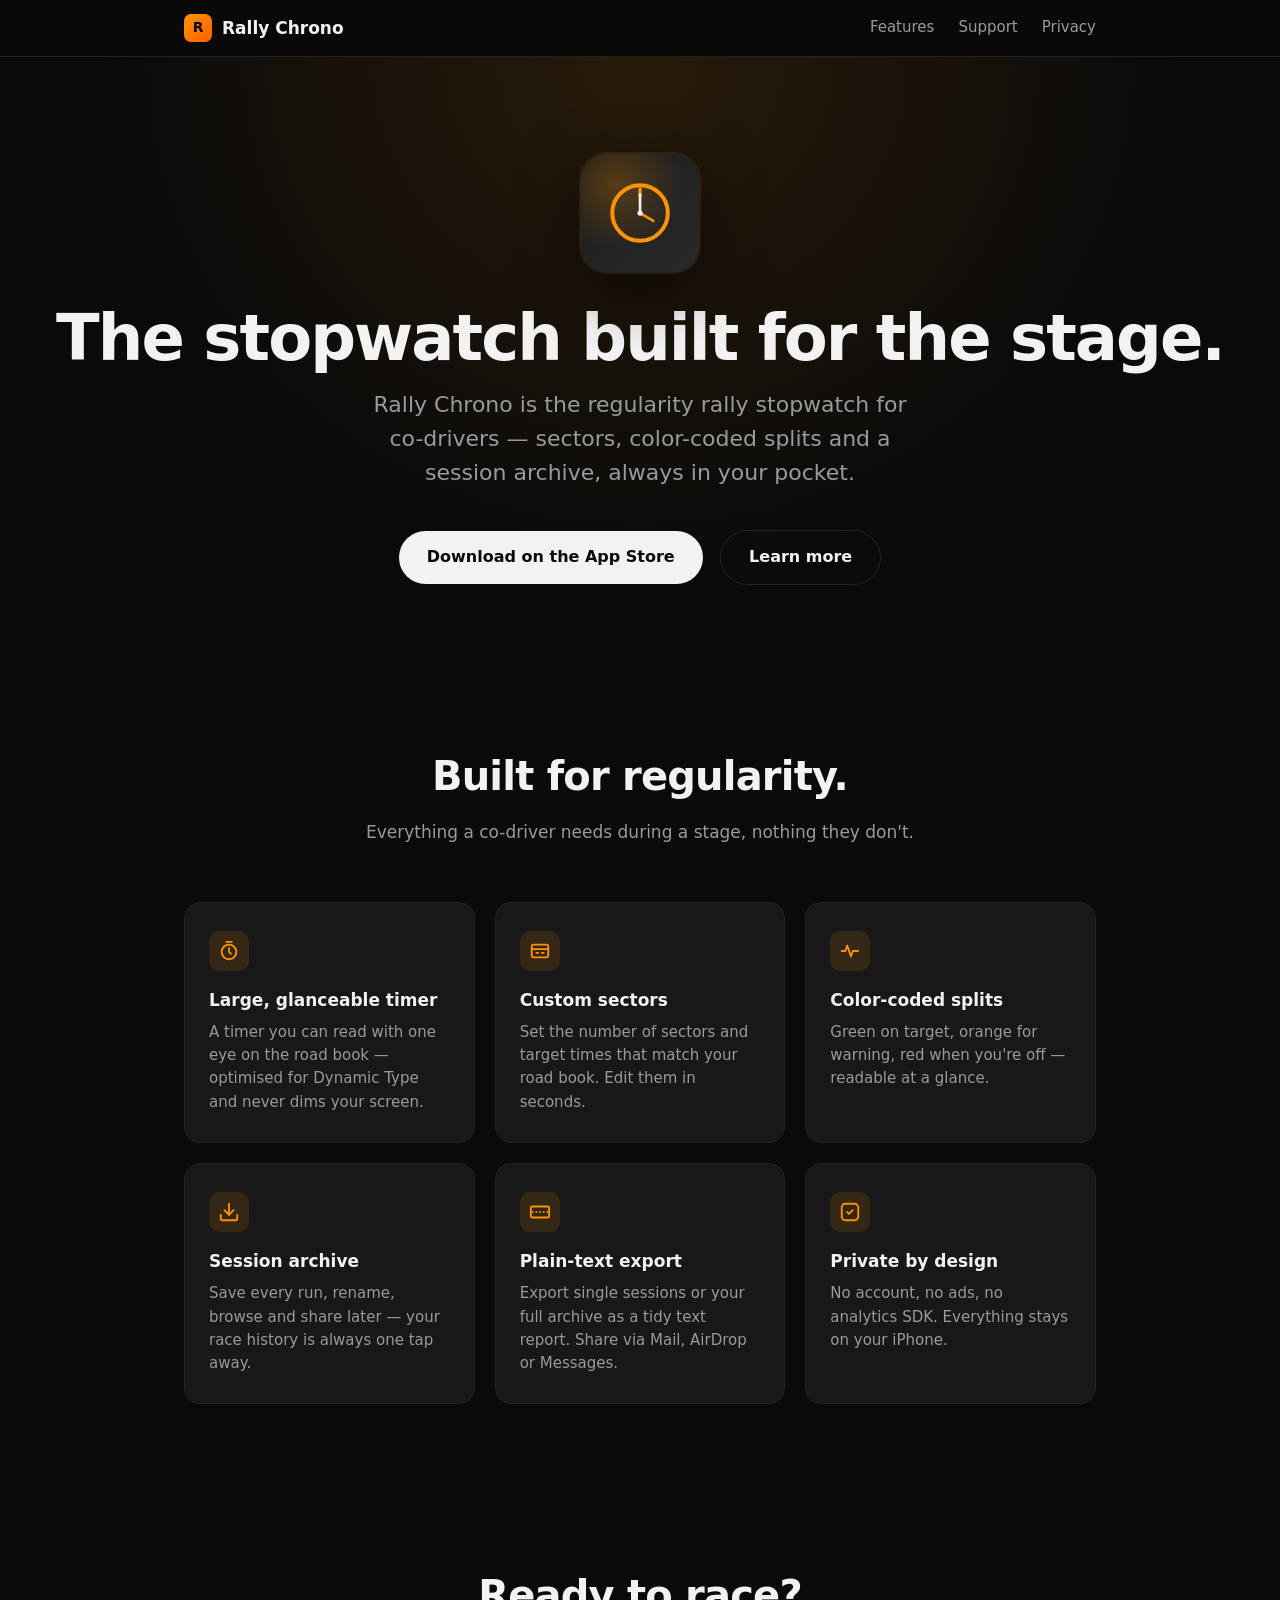
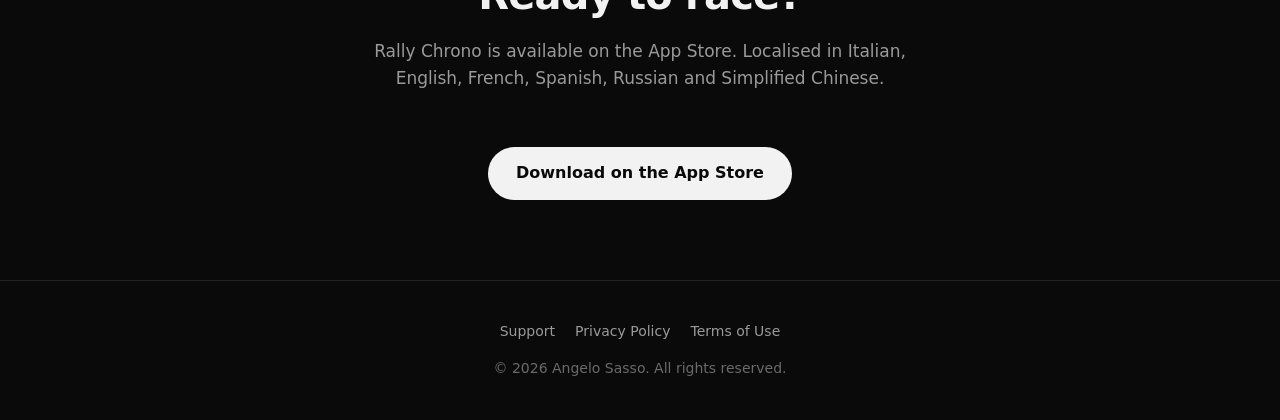
<file: index.html>
<!DOCTYPE html>
<html lang="en">
<head>
  <meta charset="utf-8">
  <meta name="viewport" content="width=device-width,initial-scale=1">
  <meta name="theme-color" content="#0a0a0a">
  <title>Rally Chrono — Regularity rally stopwatch for co-drivers</title>
  <meta name="description" content="The stopwatch built for co-drivers in regularity rally events. Configure sectors, lock splits in real time, archive your sessions. Offline, no account, no data collection.">
  <meta property="og:title" content="Rally Chrono">
  <meta property="og:description" content="Regularity rally stopwatch for co-drivers — sectors, color-coded splits and a session archive always in your pocket.">
  <meta property="og:type" content="website">
  <link rel="icon" href="data:image/svg+xml,%3Csvg xmlns='http://www.w3.org/2000/svg' viewBox='0 0 100 100'%3E%3Crect width='100' height='100' rx='22' fill='%23ff9300'/%3E%3Ctext x='50' y='66' font-family='-apple-system' font-size='52' font-weight='800' fill='%230a0a0a' text-anchor='middle'%3ER%3C/text%3E%3C/svg%3E">
  <link rel="stylesheet" href="style.css">
</head>
<body>

  <!-- NAV -->
  <nav class="navbar">
    <div class="navbar-inner">
      <a href="/" class="brand">
        <span class="brand-mark">R</span>
        Rally Chrono
      </a>
      <div class="nav-links">
        <a href="#features">Features</a>
        <a href="support.html">Support</a>
        <a href="privacy.html">Privacy</a>
      </div>
    </div>
  </nav>

  <!-- HERO -->
  <header class="hero">
    <div class="hero-icon" aria-hidden="true">
      <svg viewBox="0 0 100 100" fill="none" xmlns="http://www.w3.org/2000/svg">
        <circle cx="50" cy="50" r="42" stroke="#ff9300" stroke-width="6"/>
        <line x1="50" y1="14" x2="50" y2="24" stroke="#ff9300" stroke-width="5" stroke-linecap="round"/>
        <line x1="50" y1="50" x2="50" y2="22" stroke="#f2f2f2" stroke-width="4" stroke-linecap="round"/>
        <line x1="50" y1="50" x2="70" y2="62" stroke="#ff9300" stroke-width="4" stroke-linecap="round"/>
        <circle cx="50" cy="50" r="4" fill="#f2f2f2"/>
      </svg>
    </div>
    <h1>The stopwatch built for the stage.</h1>
    <p class="tagline">
      Rally Chrono is the regularity rally stopwatch for co-drivers — sectors, color-coded splits and a session archive, always in your pocket.
    </p>
    <a href="#download" class="cta">
      Download on the App Store
    </a>
    <a href="#features" class="cta cta-secondary">Learn more</a>
  </header>

  <!-- FEATURES -->
  <section id="features">
    <div class="container">
      <h2 class="section-title">Built for regularity.</h2>
      <p class="section-subtitle">
        Everything a co-driver needs during a stage, nothing they don't.
      </p>

      <div class="features">

        <div class="feature">
          <div class="feature-icon">
            <svg width="22" height="22" viewBox="0 0 24 24" fill="none" stroke="currentColor" stroke-width="2" stroke-linecap="round" stroke-linejoin="round">
              <circle cx="12" cy="13" r="8"/>
              <path d="M12 9v4l2 2"/>
              <path d="M9 2h6"/>
            </svg>
          </div>
          <h3>Large, glanceable timer</h3>
          <p>A timer you can read with one eye on the road book — optimised for Dynamic Type and never dims your screen.</p>
        </div>

        <div class="feature">
          <div class="feature-icon">
            <svg width="22" height="22" viewBox="0 0 24 24" fill="none" stroke="currentColor" stroke-width="2" stroke-linecap="round" stroke-linejoin="round">
              <rect x="3" y="5" width="18" height="14" rx="2"/>
              <path d="M3 10h18"/>
              <path d="M8 14h2M14 14h2"/>
            </svg>
          </div>
          <h3>Custom sectors</h3>
          <p>Set the number of sectors and target times that match your road book. Edit them in seconds.</p>
        </div>

        <div class="feature">
          <div class="feature-icon">
            <svg width="22" height="22" viewBox="0 0 24 24" fill="none" stroke="currentColor" stroke-width="2" stroke-linecap="round" stroke-linejoin="round">
              <path d="M3 12h4l2-6 4 12 2-6h6"/>
            </svg>
          </div>
          <h3>Color-coded splits</h3>
          <p>Green on target, orange for warning, red when you're off — readable at a glance.</p>
        </div>

        <div class="feature">
          <div class="feature-icon">
            <svg width="22" height="22" viewBox="0 0 24 24" fill="none" stroke="currentColor" stroke-width="2" stroke-linecap="round" stroke-linejoin="round">
              <path d="M21 15v4a2 2 0 0 1-2 2H5a2 2 0 0 1-2-2v-4"/>
              <polyline points="7 10 12 15 17 10"/>
              <line x1="12" y1="15" x2="12" y2="3"/>
            </svg>
          </div>
          <h3>Session archive</h3>
          <p>Save every run, rename, browse and share later — your race history is always one tap away.</p>
        </div>

        <div class="feature">
          <div class="feature-icon">
            <svg width="22" height="22" viewBox="0 0 24 24" fill="none" stroke="currentColor" stroke-width="2" stroke-linecap="round" stroke-linejoin="round">
              <path d="M4 12v.01"/>
              <path d="M8 12v.01"/>
              <path d="M12 12v.01"/>
              <path d="M16 12v.01"/>
              <path d="M20 12v.01"/>
              <rect x="2" y="6" width="20" height="12" rx="2"/>
            </svg>
          </div>
          <h3>Plain-text export</h3>
          <p>Export single sessions or your full archive as a tidy text report. Share via Mail, AirDrop or Messages.</p>
        </div>

        <div class="feature">
          <div class="feature-icon">
            <svg width="22" height="22" viewBox="0 0 24 24" fill="none" stroke="currentColor" stroke-width="2" stroke-linecap="round" stroke-linejoin="round">
              <rect x="3" y="3" width="18" height="18" rx="4"/>
              <path d="M9 12l2 2 4-4"/>
            </svg>
          </div>
          <h3>Private by design</h3>
          <p>No account, no ads, no analytics SDK. Everything stays on your iPhone.</p>
        </div>

      </div>
    </div>
  </section>

  <!-- DOWNLOAD -->
  <section id="download" style="text-align:center;">
    <div class="container-narrow">
      <h2 class="section-title">Ready to race?</h2>
      <p class="section-subtitle">
        Rally Chrono is available on the App Store. Localised in Italian, English, French, Spanish, Russian and Simplified Chinese.
      </p>
      <a href="#" class="cta" id="appstore-link">
        Download on the App Store
      </a>
    </div>
  </section>

  <!-- FOOTER -->
  <footer>
    <div class="footer-links">
      <a href="support.html">Support</a>
      <a href="privacy.html">Privacy Policy</a>
      <a href="terms.html">Terms of Use</a>
    </div>
    <div>© 2026 Angelo Sasso. All rights reserved.</div>
  </footer>

</body>
</html>
</file>
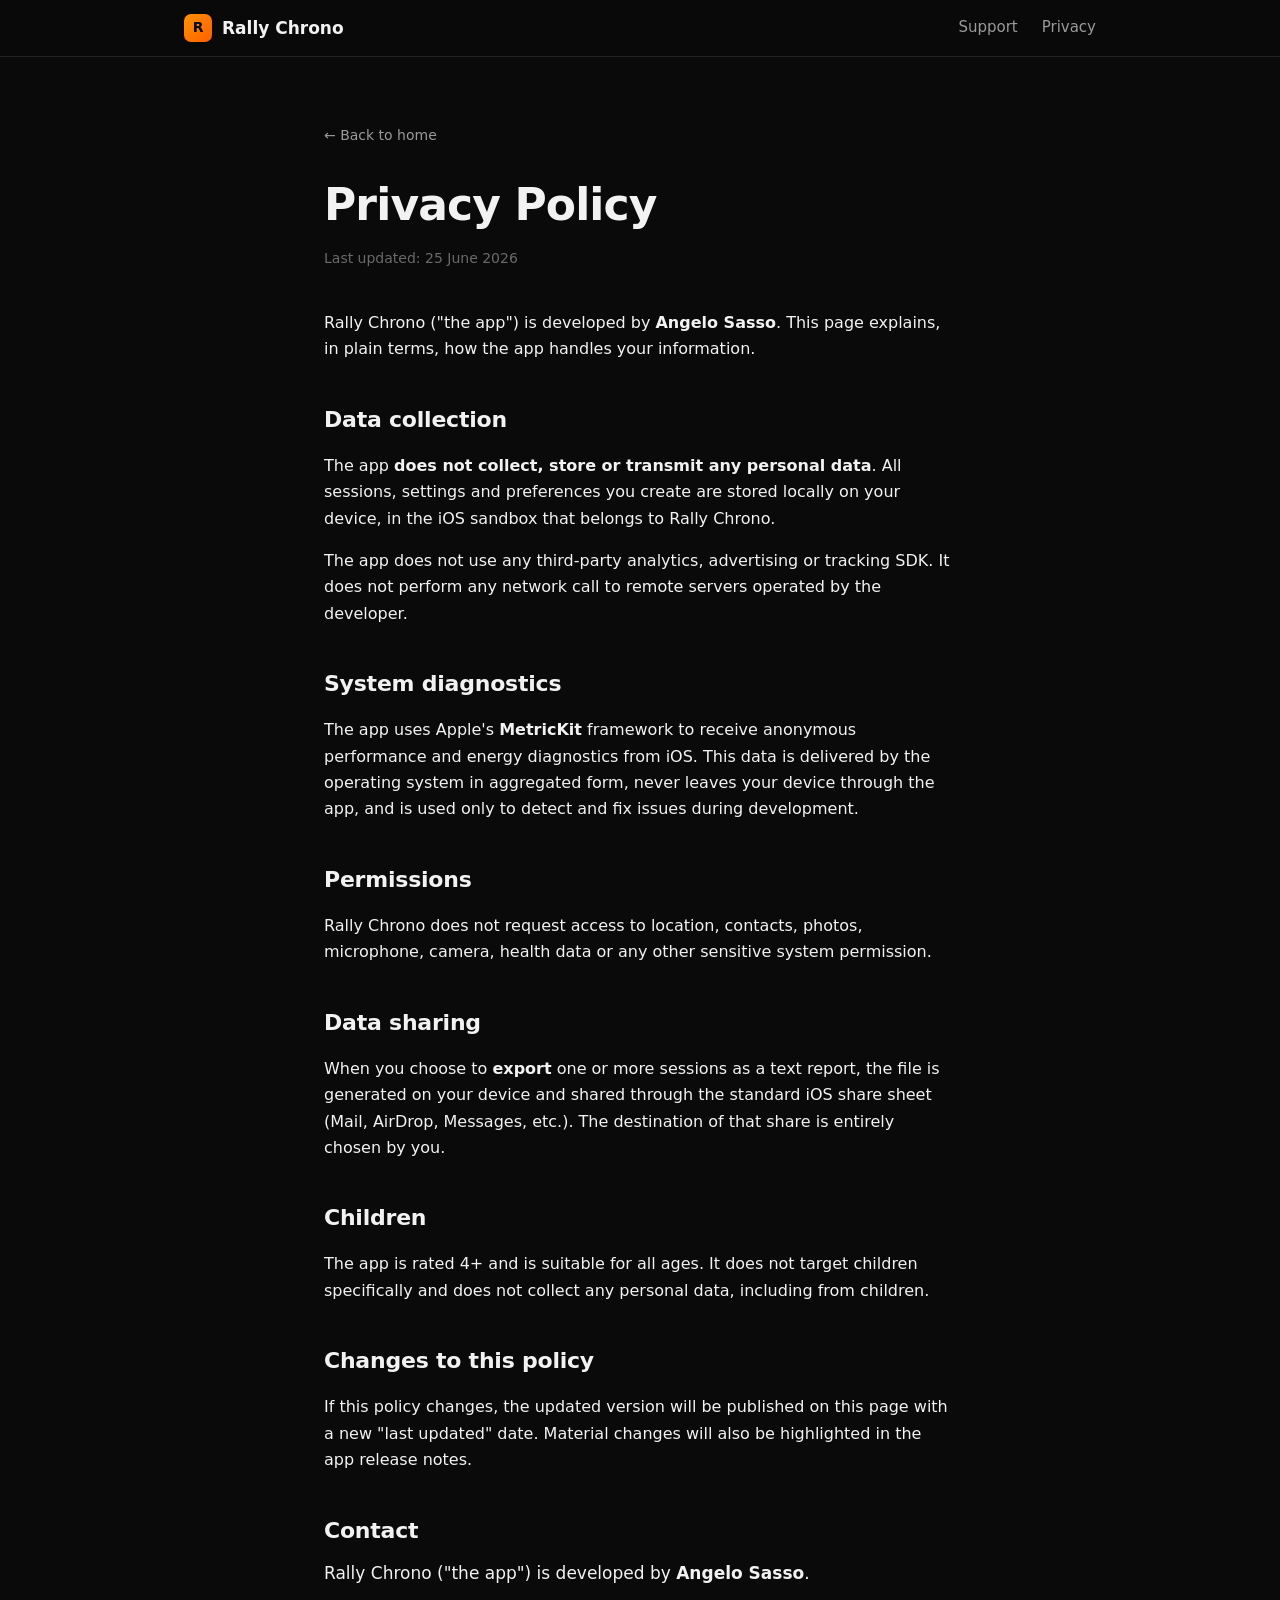
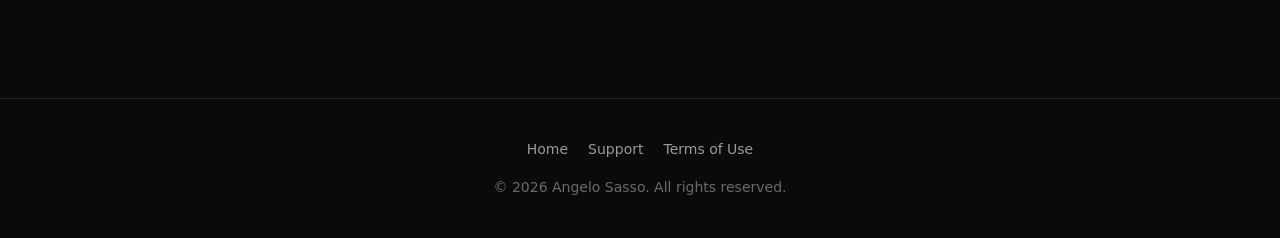
<file: privacy.html>
<!DOCTYPE html>
<html lang="en">
<head>
  <meta charset="utf-8">
  <meta name="viewport" content="width=device-width,initial-scale=1">
  <meta name="theme-color" content="#0a0a0a">
  <title>Privacy Policy — Rally Chrono</title>
  <meta name="description" content="Rally Chrono does not collect, store or transmit any personal data. Read the full privacy policy.">
  <link rel="icon" href="data:image/svg+xml,%3Csvg xmlns='http://www.w3.org/2000/svg' viewBox='0 0 100 100'%3E%3Crect width='100' height='100' rx='22' fill='%23ff9300'/%3E%3Ctext x='50' y='66' font-family='-apple-system' font-size='52' font-weight='800' fill='%230a0a0a' text-anchor='middle'%3ER%3C/text%3E%3C/svg%3E">
  <link rel="stylesheet" href="style.css">
</head>
<body>

  <nav class="navbar">
    <div class="navbar-inner">
      <a href="/" class="brand">
        <span class="brand-mark">R</span>
        Rally Chrono
      </a>
      <div class="nav-links">
        <a href="support.html">Support</a>
        <a href="privacy.html">Privacy</a>
      </div>
    </div>
  </nav>

  <main class="doc">
    <div class="container-narrow">
      <a class="doc-back" href="/">← Back to home</a>

      <h1>Privacy Policy</h1>
      <p class="updated">Last updated: 25 June 2026</p>

      <p>
        Rally Chrono ("the app") is developed by <strong>Angelo Sasso</strong>.
        This page explains, in plain terms, how the app handles your information.
      </p>

      <h2>Data collection</h2>
      <p>
        The app <strong>does not collect, store or transmit any personal data</strong>.
        All sessions, settings and preferences you create are stored locally on your device,
        in the iOS sandbox that belongs to Rally Chrono.
      </p>
      <p>
        The app does not use any third-party analytics, advertising or tracking SDK.
        It does not perform any network call to remote servers operated by the developer.
      </p>

      <h2>System diagnostics</h2>
      <p>
        The app uses Apple's <strong>MetricKit</strong> framework to receive anonymous performance
        and energy diagnostics from iOS. This data is delivered by the operating system in
        aggregated form, never leaves your device through the app, and is used only to detect
        and fix issues during development.
      </p>

      <h2>Permissions</h2>
      <p>
        Rally Chrono does not request access to location, contacts, photos, microphone,
        camera, health data or any other sensitive system permission.
      </p>

      <h2>Data sharing</h2>
      <p>
        When you choose to <strong>export</strong> one or more sessions as a text report,
        the file is generated on your device and shared through the standard iOS share sheet
        (Mail, AirDrop, Messages, etc.). The destination of that share is entirely chosen by you.
      </p>

      <h2>Children</h2>
      <p>
        The app is rated 4+ and is suitable for all ages. It does not target children specifically
        and does not collect any personal data, including from children.
      </p>

      <h2>Changes to this policy</h2>
      <p>
        If this policy changes, the updated version will be published on this page with a new
        "last updated" date. Material changes will also be highlighted in the app release notes.
      </p>

      <h2>Contact</h2>
        Rally Chrono ("the app") is developed by <strong>Angelo Sasso</strong>.
      </p>
    </div>
  </main>

  <footer>
    <div class="footer-links">
      <a href="/">Home</a>
      <a href="support.html">Support</a>
      <a href="terms.html">Terms of Use</a>
    </div>
    <div>© 2026 Angelo Sasso. All rights reserved.</div>
  </footer>

</body>
</html>
</file>
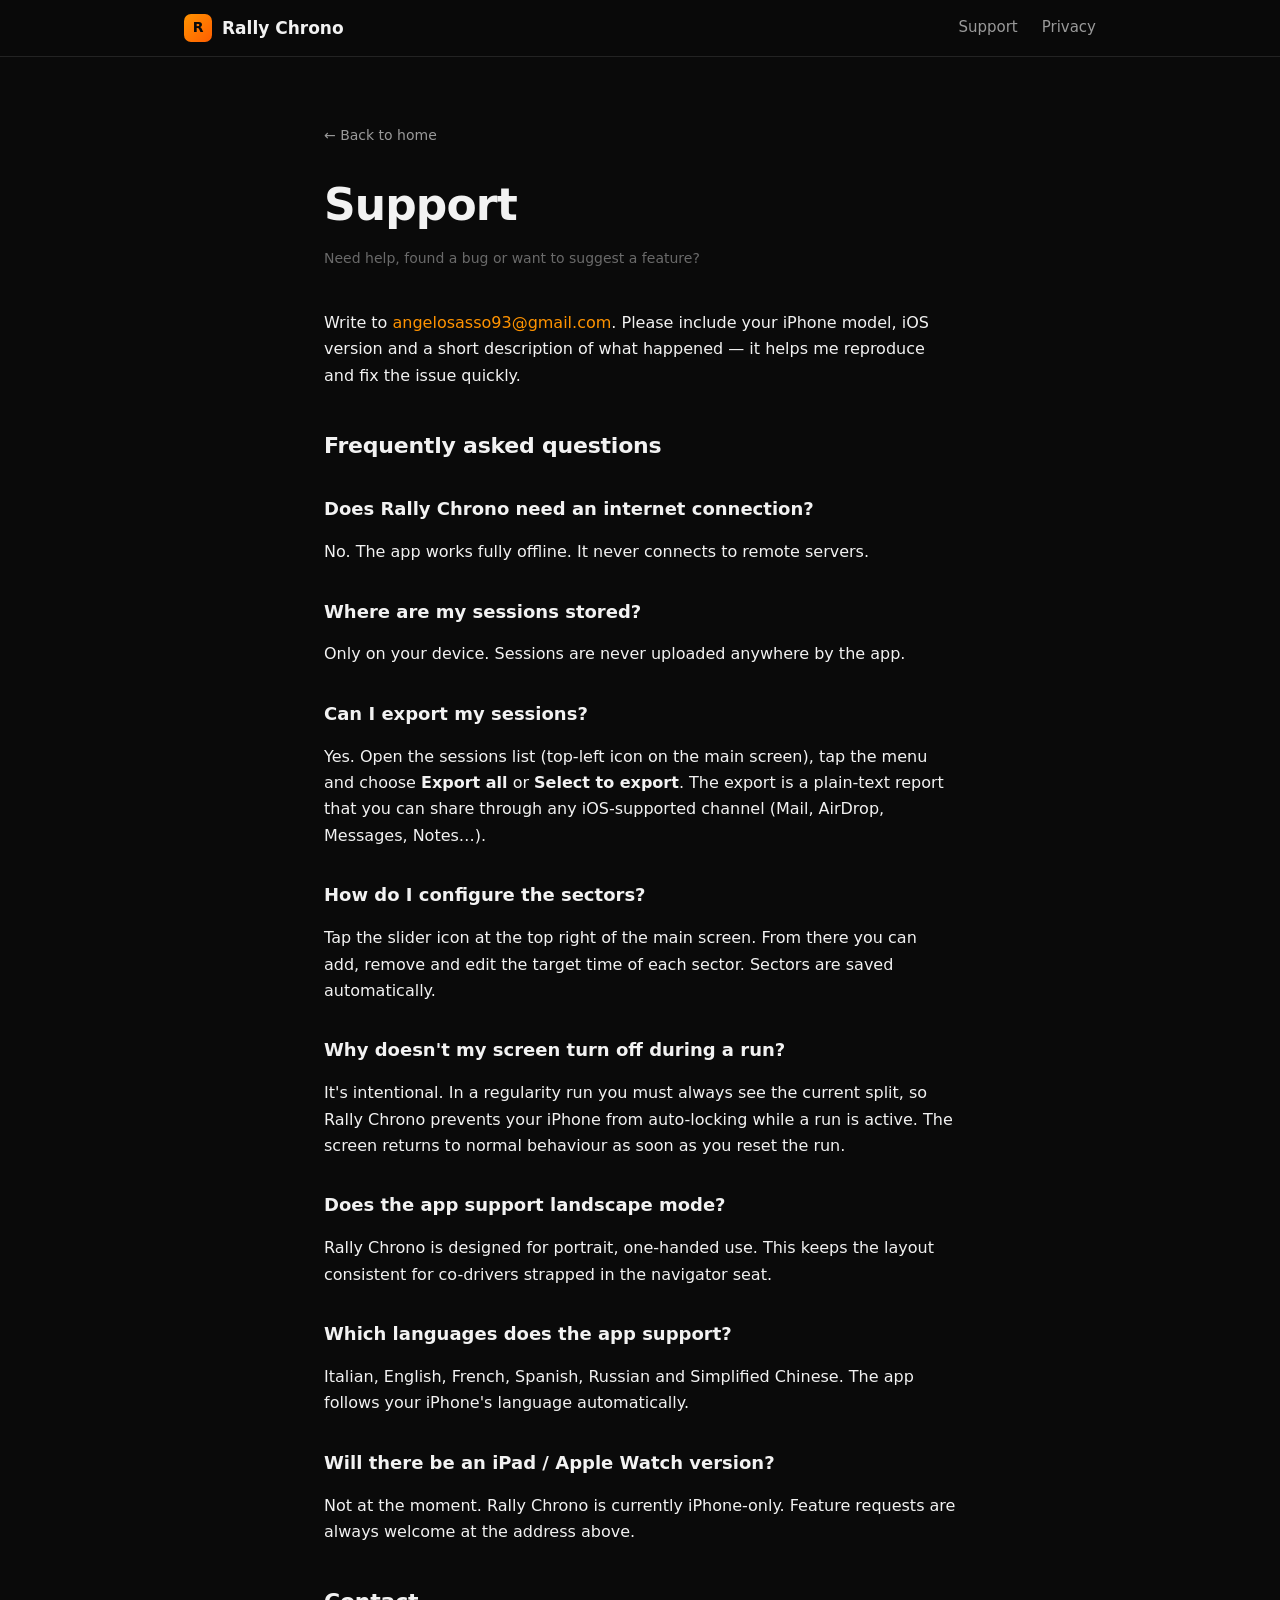
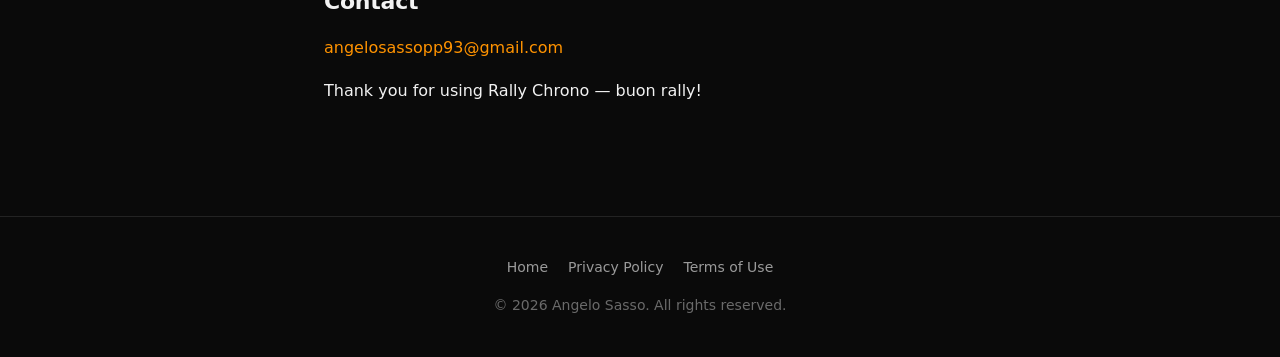
<file: support.html>
<!DOCTYPE html>
<html lang="en">
<head>
  <meta charset="utf-8">
  <meta name="viewport" content="width=device-width,initial-scale=1">
  <meta name="theme-color" content="#0a0a0a">
  <title>Support — Rally Chrono</title>
  <meta name="description" content="Need help with Rally Chrono? Read the FAQ or write to the developer directly.">
  <link rel="icon" href="data:image/svg+xml,%3Csvg xmlns='http://www.w3.org/2000/svg' viewBox='0 0 100 100'%3E%3Crect width='100' height='100' rx='22' fill='%23ff9300'/%3E%3Ctext x='50' y='66' font-family='-apple-system' font-size='52' font-weight='800' fill='%230a0a0a' text-anchor='middle'%3ER%3C/text%3E%3C/svg%3E">
  <link rel="stylesheet" href="style.css">
</head>
<body>

  <nav class="navbar">
    <div class="navbar-inner">
      <a href="/" class="brand">
        <span class="brand-mark">R</span>
        Rally Chrono
      </a>
      <div class="nav-links">
        <a href="support.html">Support</a>
        <a href="privacy.html">Privacy</a>
      </div>
    </div>
  </nav>

  <main class="doc">
    <div class="container-narrow">
      <a class="doc-back" href="/">← Back to home</a>

      <h1>Support</h1>
      <p class="updated">Need help, found a bug or want to suggest a feature?</p>

      <p>
        Write to <a href="mailto:angelosasso93@gmail.com">angelosasso93@gmail.com</a>.
        Please include your iPhone model, iOS version and a short description of what
        happened — it helps me reproduce and fix the issue quickly.
      </p>

      <h2>Frequently asked questions</h2>

      <h3>Does Rally Chrono need an internet connection?</h3>
      <p>No. The app works fully offline. It never connects to remote servers.</p>

      <h3>Where are my sessions stored?</h3>
      <p>Only on your device. Sessions are never uploaded anywhere by the app.</p>

      <h3>Can I export my sessions?</h3>
      <p>
        Yes. Open the sessions list (top-left icon on the main screen), tap the menu
        and choose <strong>Export all</strong> or <strong>Select to export</strong>.
        The export is a plain-text report that you can share through any iOS-supported channel
        (Mail, AirDrop, Messages, Notes…).
      </p>

      <h3>How do I configure the sectors?</h3>
      <p>
        Tap the slider icon at the top right of the main screen. From there you can add,
        remove and edit the target time of each sector. Sectors are saved automatically.
      </p>

      <h3>Why doesn't my screen turn off during a run?</h3>
      <p>
        It's intentional. In a regularity run you must always see the current split,
        so Rally Chrono prevents your iPhone from auto-locking while a run is active.
        The screen returns to normal behaviour as soon as you reset the run.
      </p>

      <h3>Does the app support landscape mode?</h3>
      <p>
        Rally Chrono is designed for portrait, one-handed use. This keeps the layout
        consistent for co-drivers strapped in the navigator seat.
      </p>

      <h3>Which languages does the app support?</h3>
      <p>
        Italian, English, French, Spanish, Russian and Simplified Chinese.
        The app follows your iPhone's language automatically.
      </p>

      <h3>Will there be an iPad / Apple Watch version?</h3>
      <p>
        Not at the moment. Rally Chrono is currently iPhone-only.
        Feature requests are always welcome at the address above.
      </p>

      <h2>Contact</h2>
      <p>
        <a href="mailto:angelosassopp93@gmail.com">angelosassopp93@gmail.com</a>
      </p>
      <p>
        Thank you for using Rally Chrono — buon rally!
      </p>
    </div>
  </main>

  <footer>
    <div class="footer-links">
      <a href="/">Home</a>
      <a href="privacy.html">Privacy Policy</a>
      <a href="terms.html">Terms of Use</a>
    </div>
    <div>© 2026 Angelo Sasso. All rights reserved.</div>
  </footer>

</body>
</html>
</file>
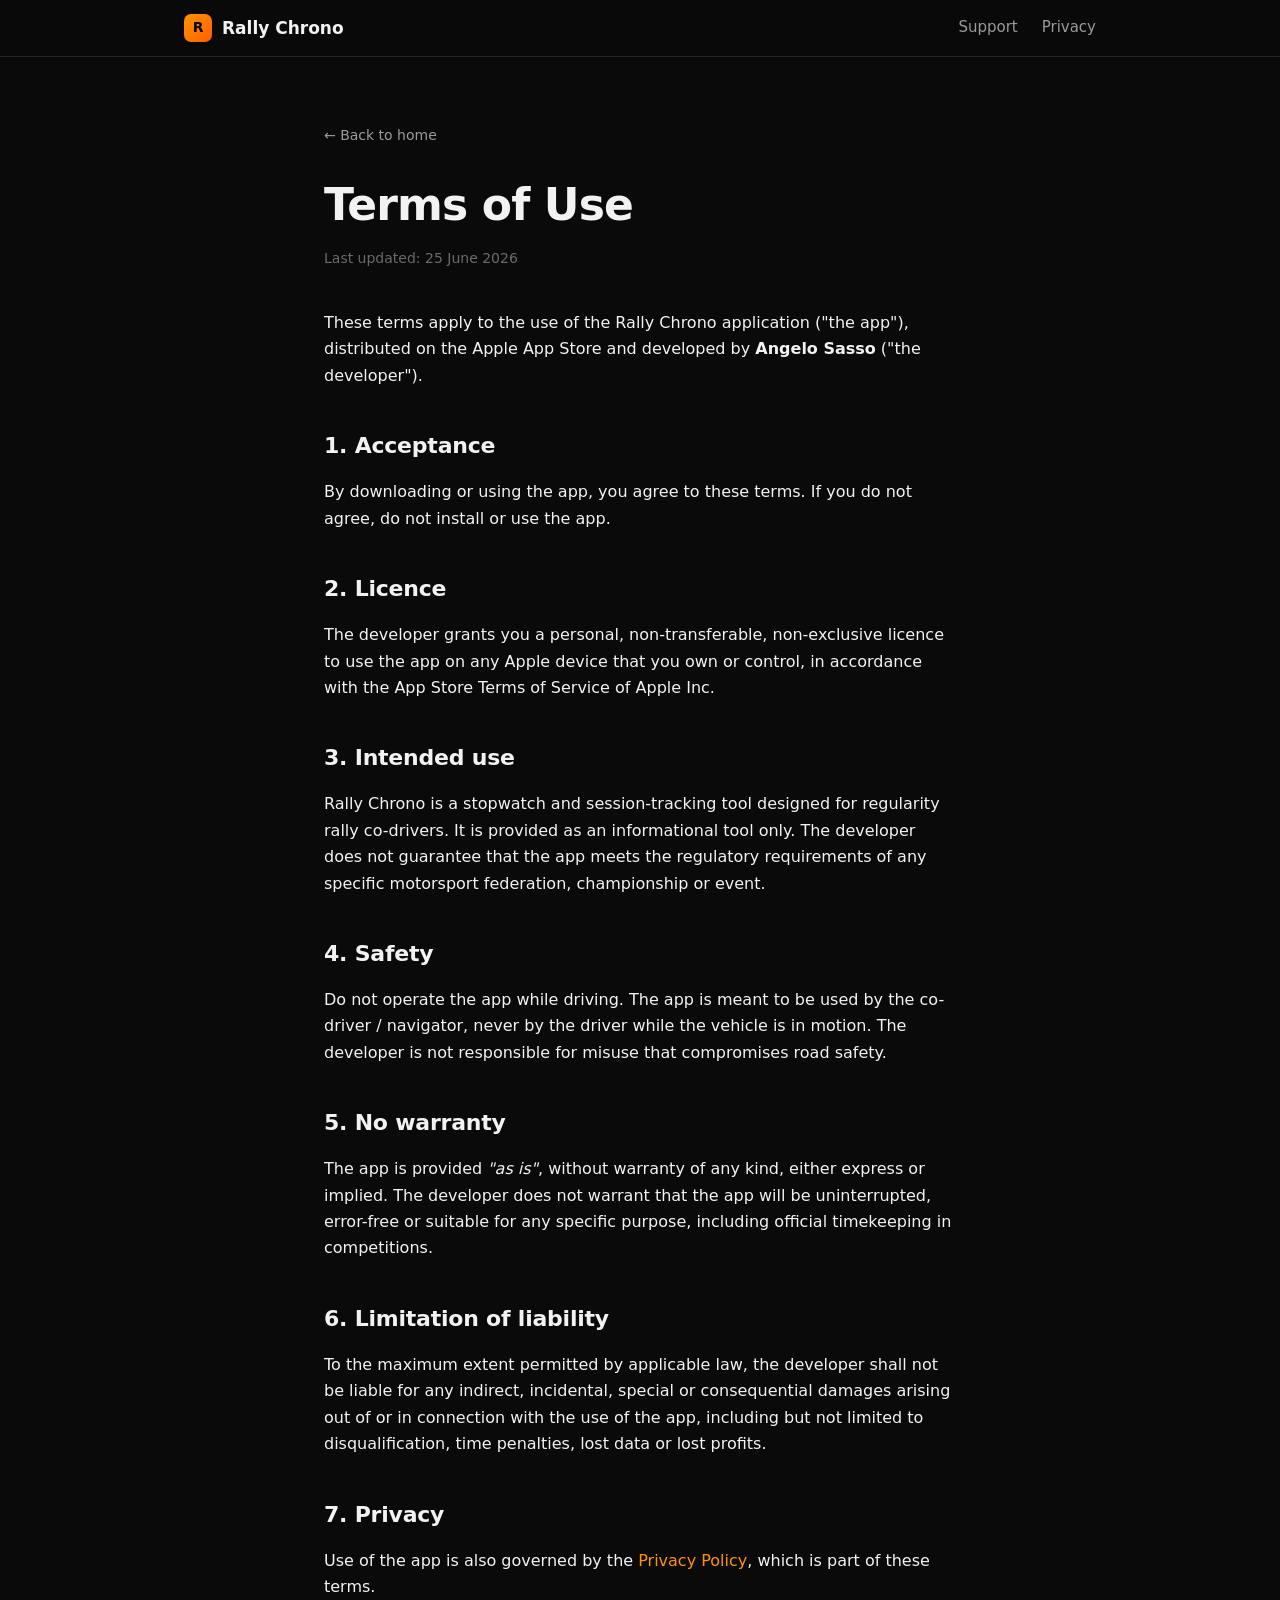
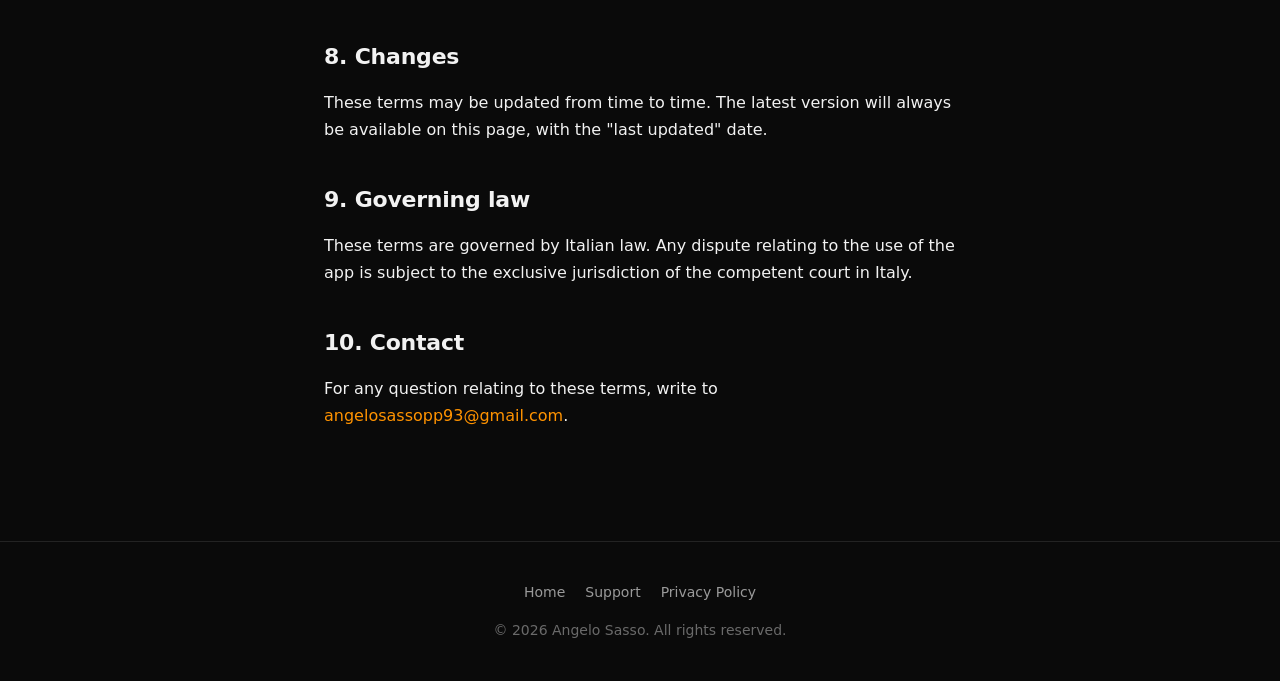
<file: terms.html>
<!DOCTYPE html>
<html lang="en">
<head>
  <meta charset="utf-8">
  <meta name="viewport" content="width=device-width,initial-scale=1">
  <meta name="theme-color" content="#0a0a0a">
  <title>Terms of Use — Rally Chrono</title>
  <meta name="description" content="Terms of use for the Rally Chrono iOS application.">
  <link rel="icon" href="data:image/svg+xml,%3Csvg xmlns='http://www.w3.org/2000/svg' viewBox='0 0 100 100'%3E%3Crect width='100' height='100' rx='22' fill='%23ff9300'/%3E%3Ctext x='50' y='66' font-family='-apple-system' font-size='52' font-weight='800' fill='%230a0a0a' text-anchor='middle'%3ER%3C/text%3E%3C/svg%3E">
  <link rel="stylesheet" href="style.css">
</head>
<body>

  <nav class="navbar">
    <div class="navbar-inner">
      <a href="/" class="brand">
        <span class="brand-mark">R</span>
        Rally Chrono
      </a>
      <div class="nav-links">
        <a href="support.html">Support</a>
        <a href="privacy.html">Privacy</a>
      </div>
    </div>
  </nav>

  <main class="doc">
    <div class="container-narrow">
      <a class="doc-back" href="/">← Back to home</a>

      <h1>Terms of Use</h1>
      <p class="updated">Last updated: 25 June 2026</p>

      <p>
        These terms apply to the use of the Rally Chrono application
        ("the app"), distributed on the Apple App Store and developed by
        <strong>Angelo Sasso</strong> ("the developer").
      </p>

      <h2>1. Acceptance</h2>
      <p>
        By downloading or using the app, you agree to these terms.
        If you do not agree, do not install or use the app.
      </p>

      <h2>2. Licence</h2>
      <p>
        The developer grants you a personal, non-transferable, non-exclusive licence
        to use the app on any Apple device that you own or control, in accordance
        with the App Store Terms of Service of Apple Inc.
      </p>

      <h2>3. Intended use</h2>
      <p>
        Rally Chrono is a stopwatch and session-tracking tool designed for
        regularity rally co-drivers. It is provided as an informational tool only.
        The developer does not guarantee that the app meets the regulatory
        requirements of any specific motorsport federation, championship or event.
      </p>

      <h2>4. Safety</h2>
      <p>
        Do not operate the app while driving. The app is meant to be used by the
        co-driver / navigator, never by the driver while the vehicle is in motion.
        The developer is not responsible for misuse that compromises road safety.
      </p>

      <h2>5. No warranty</h2>
      <p>
        The app is provided <em>"as is"</em>, without warranty of any kind, either
        express or implied. The developer does not warrant that the app will be
        uninterrupted, error-free or suitable for any specific purpose, including
        official timekeeping in competitions.
      </p>

      <h2>6. Limitation of liability</h2>
      <p>
        To the maximum extent permitted by applicable law, the developer shall not
        be liable for any indirect, incidental, special or consequential damages
        arising out of or in connection with the use of the app, including but not
        limited to disqualification, time penalties, lost data or lost profits.
      </p>

      <h2>7. Privacy</h2>
      <p>
        Use of the app is also governed by the
        <a href="privacy.html">Privacy Policy</a>, which is part of these terms.
      </p>

      <h2>8. Changes</h2>
      <p>
        These terms may be updated from time to time. The latest version will
        always be available on this page, with the "last updated" date.
      </p>

      <h2>9. Governing law</h2>
      <p>
        These terms are governed by Italian law. Any dispute relating to the use
        of the app is subject to the exclusive jurisdiction of the competent
        court in Italy.
      </p>

      <h2>10. Contact</h2>
      <p>
        For any question relating to these terms, write to
        <a href="mailto:angelosassopp93@gmail.com">angelosassopp93@gmail.com</a>.
      </p>
    </div>
  </main>

  <footer>
    <div class="footer-links">
      <a href="/">Home</a>
      <a href="support.html">Support</a>
      <a href="privacy.html">Privacy Policy</a>
    </div>
    <div>© 2026 Angelo Sasso. All rights reserved.</div>
  </footer>

</body>
</html>
</file>
<file: style.css>
/* Rally Chrono — shared stylesheet
   Dark theme, modern but minimal. System fonts for native feel. */

:root {
  --bg:        #0a0a0a;
  --bg-soft:   #121212;
  --bg-card:   #181818;
  --border:    #232323;
  --text:      #f2f2f2;
  --text-dim:  #9a9a9a;
  --text-mute: #6a6a6a;
  --accent:    #ff9300;   /* arancione "currentValueHighlight" dell'app */
  --accent-2:  #34c759;   /* verde "on target" dell'app */
  --accent-3:  #ff453a;   /* rosso "fuori target" dell'app */
  --radius:    16px;
  --radius-sm: 10px;
}

* { box-sizing: border-box; }

html, body {
  margin: 0;
  padding: 0;
  background: var(--bg);
  color: var(--text);
  font-family: -apple-system, BlinkMacSystemFont, "SF Pro Text",
               "Helvetica Neue", system-ui, sans-serif;
  font-size: 17px;
  line-height: 1.55;
  -webkit-font-smoothing: antialiased;
  -moz-osx-font-smoothing: grayscale;
}

a {
  color: var(--accent);
  text-decoration: none;
  transition: opacity 0.15s ease;
}
a:hover { opacity: 0.75; }

/* ───────────────  Layout  ─────────────── */

.container {
  max-width: 960px;
  margin: 0 auto;
  padding: 0 24px;
}

.container-narrow {
  max-width: 680px;
  margin: 0 auto;
  padding: 0 24px;
}

/* ───────────────  Navbar  ─────────────── */

.navbar {
  position: sticky;
  top: 0;
  z-index: 10;
  background: rgba(10, 10, 10, 0.75);
  backdrop-filter: saturate(180%) blur(20px);
  -webkit-backdrop-filter: saturate(180%) blur(20px);
  border-bottom: 1px solid var(--border);
}

.navbar-inner {
  display: flex;
  align-items: center;
  justify-content: space-between;
  padding: 14px 24px;
  max-width: 960px;
  margin: 0 auto;
}

.brand {
  display: flex;
  align-items: center;
  gap: 10px;
  font-weight: 700;
  font-size: 17px;
  color: var(--text);
}
.brand:hover { opacity: 1; }

.brand-mark {
  width: 28px; height: 28px;
  border-radius: 7px;
  background: linear-gradient(135deg, var(--accent), #ff5e00);
  display: inline-flex;
  align-items: center;
  justify-content: center;
  color: #0a0a0a;
  font-weight: 800;
  font-size: 14px;
  letter-spacing: -0.5px;
}

.nav-links {
  display: flex;
  gap: 24px;
  font-size: 15px;
}
.nav-links a {
  color: var(--text-dim);
  font-weight: 500;
}
.nav-links a:hover { color: var(--text); opacity: 1; }

/* ───────────────  Hero  ─────────────── */

.hero {
  padding: 96px 24px 80px;
  text-align: center;
  background: radial-gradient(ellipse at center top,
                              rgba(255, 147, 0, 0.12),
                              transparent 60%);
}

.hero-icon {
  width: 120px; height: 120px;
  margin: 0 auto 32px;
  border-radius: 27px;
  background: linear-gradient(135deg, #1a1a1a, #2a2a2a);
  border: 1px solid var(--border);
  display: flex;
  align-items: center;
  justify-content: center;
  box-shadow: 0 20px 60px rgba(0, 0, 0, 0.5),
              0 0 0 1px rgba(255, 147, 0, 0.15);
  position: relative;
  overflow: hidden;
}

.hero-icon::before {
  content: '';
  position: absolute;
  inset: 0;
  background: radial-gradient(circle at 30% 25%,
                              rgba(255, 147, 0, 0.25),
                              transparent 55%);
}

.hero-icon svg {
  width: 56%; height: 56%;
  position: relative;
  z-index: 1;
}

.hero h1 {
  font-size: clamp(40px, 6vw, 64px);
  font-weight: 800;
  letter-spacing: -0.03em;
  line-height: 1.05;
  margin: 0 0 16px;
}

.hero .tagline {
  font-size: clamp(18px, 2.5vw, 22px);
  color: var(--text-dim);
  margin: 0 auto 40px;
  max-width: 560px;
}

.cta {
  display: inline-flex;
  align-items: center;
  gap: 10px;
  background: var(--text);
  color: var(--bg);
  padding: 14px 28px;
  border-radius: 999px;
  font-weight: 600;
  font-size: 16px;
  transition: transform 0.15s ease, opacity 0.15s ease;
}
.cta:hover { transform: translateY(-1px); opacity: 1; }

.cta-secondary {
  background: transparent;
  color: var(--text);
  border: 1px solid var(--border);
  margin-left: 12px;
}

/* ───────────────  Sections  ─────────────── */

section { padding: 80px 0; }

.section-title {
  font-size: clamp(28px, 4vw, 40px);
  font-weight: 700;
  letter-spacing: -0.02em;
  margin: 0 0 12px;
  text-align: center;
}

.section-subtitle {
  text-align: center;
  color: var(--text-dim);
  max-width: 560px;
  margin: 0 auto 56px;
}

/* ───────────────  Feature grid  ─────────────── */

.features {
  display: grid;
  grid-template-columns: repeat(auto-fit, minmax(260px, 1fr));
  gap: 20px;
}

.feature {
  background: var(--bg-card);
  border: 1px solid var(--border);
  border-radius: var(--radius);
  padding: 28px 24px;
  transition: border-color 0.2s ease, transform 0.2s ease;
}
.feature:hover {
  border-color: rgba(255, 147, 0, 0.35);
  transform: translateY(-2px);
}

.feature-icon {
  width: 40px; height: 40px;
  border-radius: 10px;
  background: rgba(255, 147, 0, 0.12);
  color: var(--accent);
  display: flex;
  align-items: center;
  justify-content: center;
  margin-bottom: 16px;
}

.feature h3 {
  margin: 0 0 8px;
  font-size: 17px;
  font-weight: 700;
}

.feature p {
  margin: 0;
  color: var(--text-dim);
  font-size: 15px;
}

/* ───────────────  Document pages (privacy, terms, support)  ─────────────── */

.doc {
  padding: 64px 0 96px;
}

.doc h1 {
  font-size: clamp(32px, 5vw, 44px);
  font-weight: 800;
  letter-spacing: -0.02em;
  margin: 0 0 8px;
}

.doc .updated {
  color: var(--text-mute);
  font-size: 14px;
  margin: 0 0 40px;
}

.doc h2 {
  font-size: 22px;
  font-weight: 700;
  margin: 40px 0 12px;
  letter-spacing: -0.01em;
}

.doc h3 {
  font-size: 18px;
  font-weight: 600;
  margin: 32px 0 10px;
}

.doc p, .doc li {
  color: var(--text);
  font-size: 16px;
  line-height: 1.65;
}

.doc ul { padding-left: 22px; }
.doc li { margin-bottom: 8px; }

.doc strong { color: var(--text); }

.doc-back {
  display: inline-block;
  color: var(--text-dim);
  font-size: 14px;
  margin-bottom: 24px;
}

/* ───────────────  Footer  ─────────────── */

footer {
  border-top: 1px solid var(--border);
  padding: 40px 24px;
  text-align: center;
  color: var(--text-mute);
  font-size: 14px;
}

footer .footer-links {
  display: flex;
  flex-wrap: wrap;
  justify-content: center;
  gap: 20px;
  margin-bottom: 16px;
}

footer .footer-links a {
  color: var(--text-dim);
  font-weight: 500;
}

/* ───────────────  404  ─────────────── */

.notfound {
  display: flex;
  flex-direction: column;
  align-items: center;
  justify-content: center;
  min-height: 70vh;
  text-align: center;
  padding: 40px 24px;
}

.notfound .code {
  font-size: 120px;
  font-weight: 800;
  letter-spacing: -0.05em;
  background: linear-gradient(135deg, var(--accent), var(--accent-3));
  -webkit-background-clip: text;
  -webkit-text-fill-color: transparent;
  background-clip: text;
  line-height: 1;
  margin-bottom: 16px;
}

.notfound h1 {
  font-size: 28px;
  margin: 0 0 12px;
}

.notfound p {
  color: var(--text-dim);
  margin: 0 0 32px;
}

/* ───────────────  Responsive  ─────────────── */

@media (max-width: 600px) {
  .hero { padding: 64px 20px 56px; }
  .nav-links { gap: 16px; font-size: 14px; }
  section { padding: 56px 0; }
  .cta-secondary { margin-left: 0; margin-top: 12px; }
}
</file>
